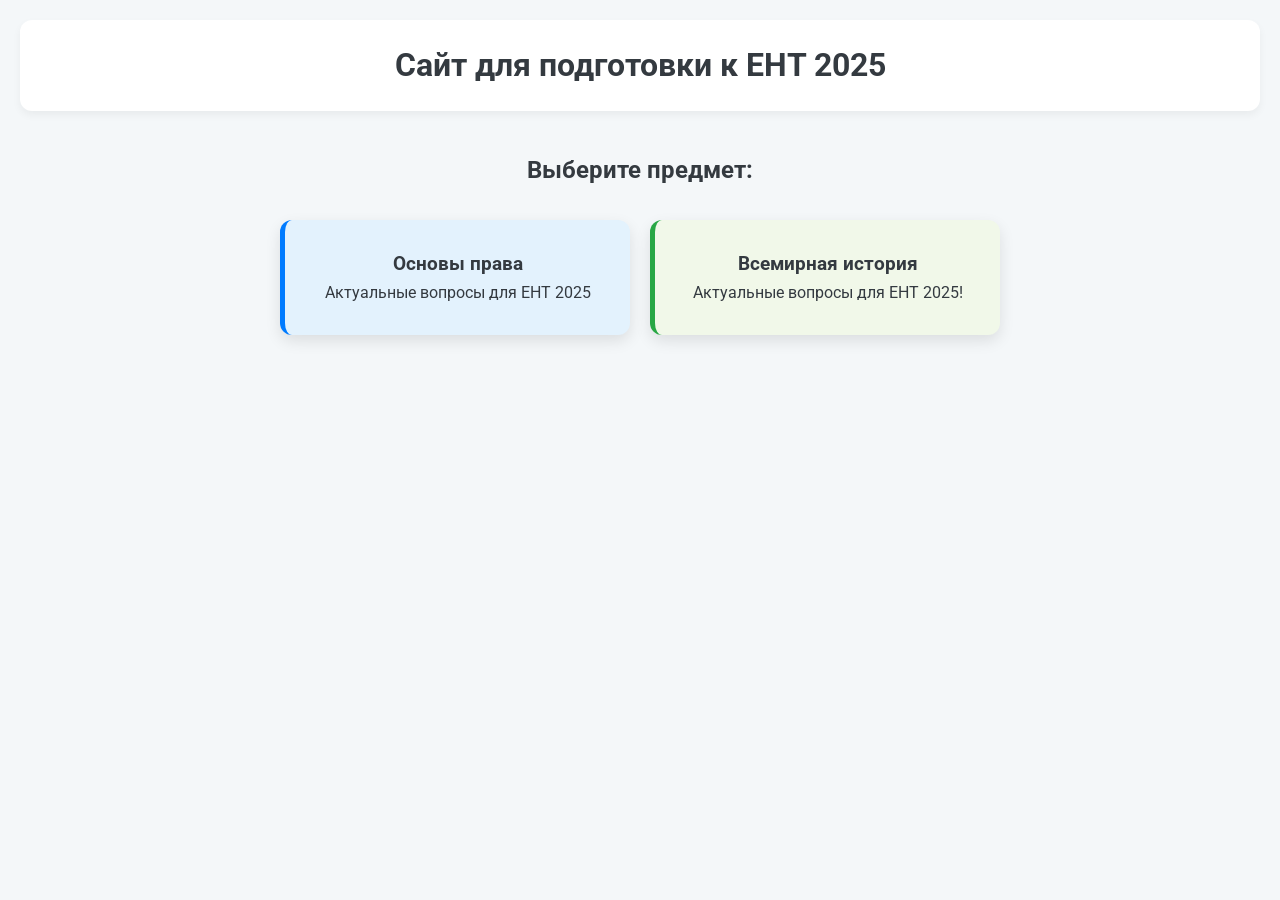
<file: index.html>
<!DOCTYPE html>
<html lang="ru">
<head>
    <meta charset="UTF-8">
    <meta name="viewport" content="width=device-width, initial-scale=1.0">
    <title>Подготовка к ЕНТ 2025</title>
    <link rel="stylesheet" href="style.css">
    <link href="https://fonts.googleapis.com/css2?family=Roboto:wght@400;700&display=swap" rel="stylesheet">
</head>
<body class="home-page">
    <header class="main-header">
        <h1>Сайт для подготовки к ЕНТ 2025</h1>
    </header>
    <main class="subject-selection">
        <h2>Выберите предмет:</h2>
        
        <div class="card-grid">
            
            <a href="pages/testosn.html" class="subject-card law-card">
                <h3>Основы права</h3>
                <p>Актуальные вопросы для ЕНТ 2025</p>
            </a>
            
            <a href="pages/hystory.html" class="subject-card history-card">
                <h3>Всемирная история</h3>
                <p>Актуальные вопросы для ЕНТ 2025!</p>
            </a>
        </div>
    </main>
</body>

</html>
</file>
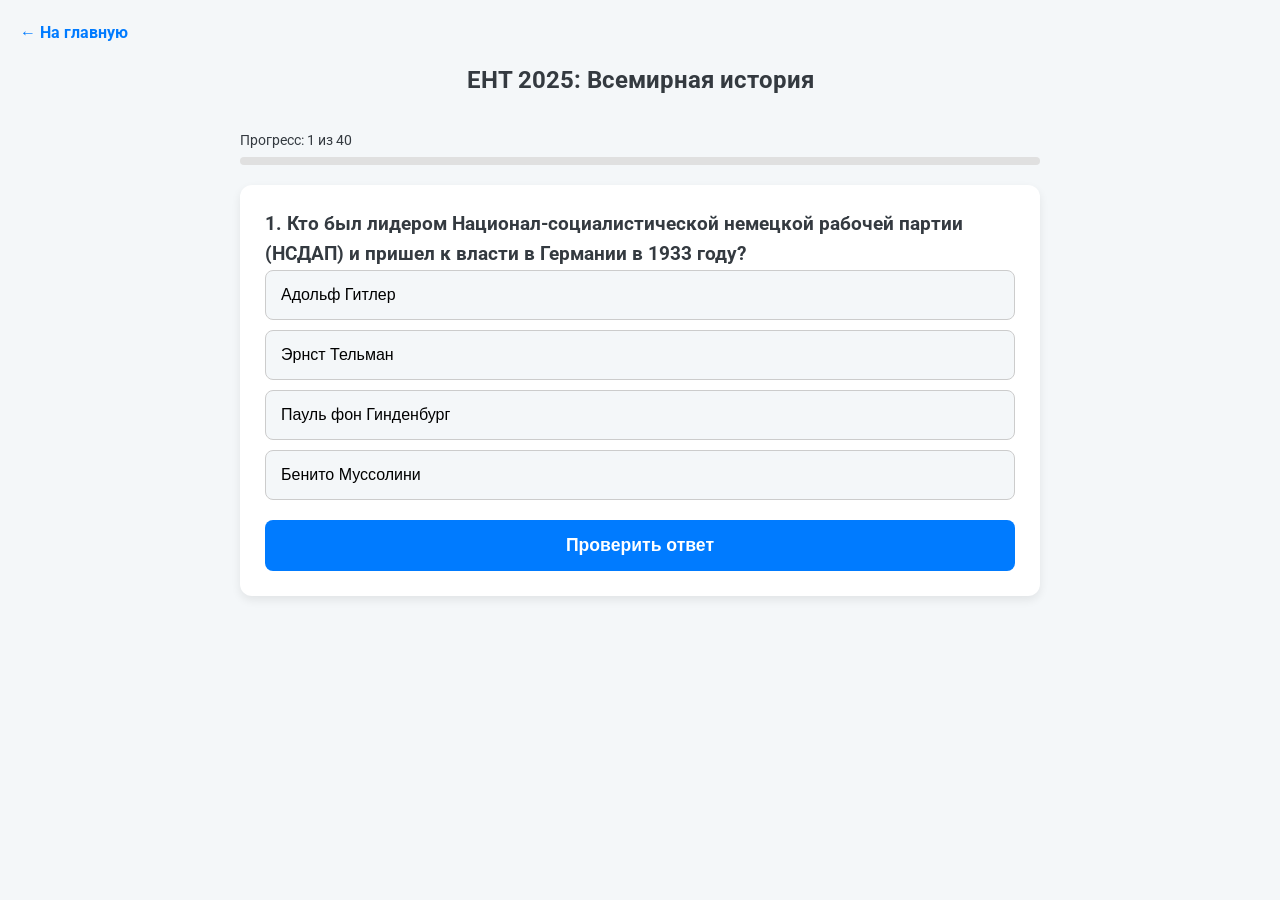
<file: pages/hystory.html>
<!DOCTYPE html>
    <html lang="ru">
    <head>
        <meta charset="UTF-8">
        <meta name="viewport" content="width=device-width, initial-scale=1.0">
        <title>ЕНТ: Всемирная история</title>
        <link rel="stylesheet" href="../style.css">
        <link href="https://fonts.googleapis.com/css2?family=Roboto:wght@400;700&display=swap" rel="stylesheet">
    </head>
    <body>
        <header class="test-header">
            <a href="../index.html" class="back-link">← На главную</a>
            <h2>ЕНТ 2025: Всемирная история</h2>
        </header>

        <main class="quiz-container">
            <div id="progress" class="progress-bar-container">
                Прогресс: <span id="current-q">1</span> из 40
                <div class="progress-bar">
                    <div id="progress-indicator" class="progress-indicator"></div>
                </div>
            </div>

            <div id="question-area" class="card question-card">
                <h3 id="question-text"></h3>
                <div id="options-container" class="options-container">
                    </div>
                
                <div id="feedback" class="feedback-area">
                    </div>
                
                <button id="check-btn" class="action-btn check-btn">Проверить ответ</button>
                <button id="next-btn" class="action-btn next-btn" style="display: none;">Следующий вопрос</button>
            </div>
            

        </main>

        <div id="results-screen" class="results-screen" style="display: none;">
                <h2>Тест завершен!</h2>
                <p>Ваш результат: <span id="final-score">0</span> из 40</p>
                <p>Правильных: <span id="correct-count">0</span></p>
                <p>Неправильных: <span id="incorrect-count">0</span></p>
                <button onclick="window.location.reload()" class="action-btn restart-btn">Пройти снова</button>
            </div>

        <script src="../script.js"></script>
    </body>
    </html>
</file>
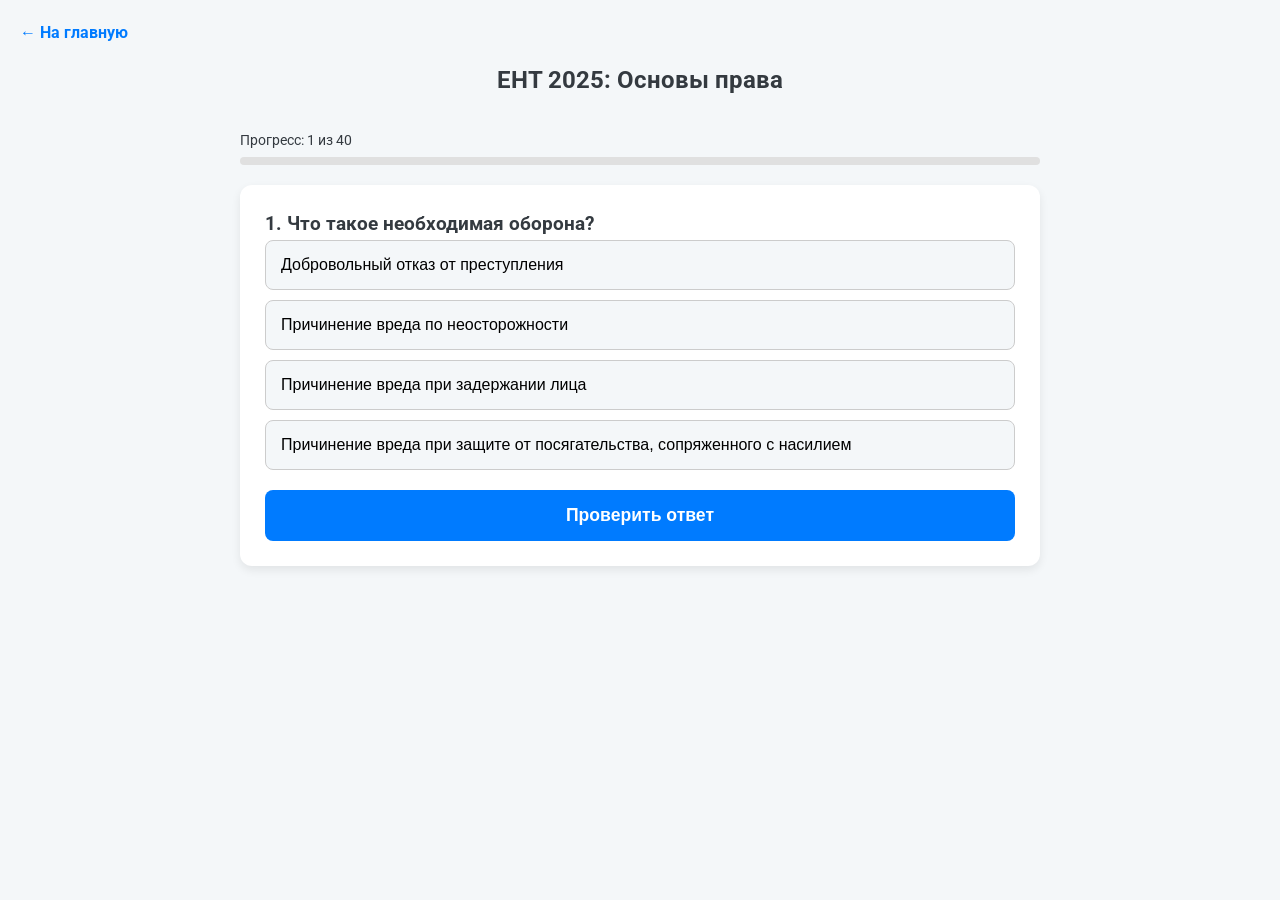
<file: pages/testosn.html>
<!DOCTYPE html>
    <html lang="ru">
    <head>
        <meta charset="UTF-8">
        <meta name="viewport" content="width=device-width, initial-scale=1.0">
        <title>ЕНТ: Основы права</title>
        <link rel="stylesheet" href="../style.css">
        <link href="https://fonts.googleapis.com/css2?family=Roboto:wght@400;700&display=swap" rel="stylesheet">
    </head>
    <body>
        <header class="test-header">
            <a href="../index.html" class="back-link">← На главную</a>
            <h2>ЕНТ 2025: Основы права</h2>
        </header>

        <main class="quiz-container">
            <div id="progress" class="progress-bar-container">
                Прогресс: <span id="current-q">1</span> из 40
                <div class="progress-bar">
                    <div id="progress-indicator" class="progress-indicator"></div>
                </div>
            </div>

            <div id="question-area" class="card question-card">
                <h3 id="question-text"></h3>
                <div id="options-container" class="options-container">
                    </div>
                
                <div id="feedback" class="feedback-area">
                    </div>
                
                <button id="check-btn" class="action-btn check-btn">Проверить ответ</button>
                <button id="next-btn" class="action-btn next-btn" style="display: none;">Следующий вопрос</button>
            </div>
            

        </main>
        <div id="results-screen" class="results-screen" style="display: none;">
                <h2>Тест завершен!</h2>
                <p>Ваш результат: <span id="final-score">0</span> из 40</p>
                <p>Правильных: <span id="correct-count">0</span></p>
                <p>Неправильных: <span id="incorrect-count">0</span></p>
                <button onclick="window.location.reload()" class="action-btn restart-btn">Пройти снова</button>
            </div>
        <script src="../script.js"></script>
    </body>
    </html>
</file>
<file: style.css>
/* Общие стили и сброс */
:root {
    --primary-color: #007BFF; /* Спокойный синий */
    --secondary-color: #28A745; /* Мягкий зеленый */
    --background-color: #F4F7F9; /* Светлый фон */
    --card-background: #FFFFFF; /* Белый для карточек */
    --text-color: #343A40; /* Темный текст */
    --error-color: #DC3545; /* Красный для ошибки */
    --border-radius: 12px;
}

* {
    box-sizing: border-box;
    margin: 0;
    padding: 0;
}

body {
    font-family: 'Roboto', sans-serif;
    background-color: var(--background-color);
    color: var(--text-color);
    line-height: 1.6;
    padding: 20px;
}

/* Главная страница (index.html) */

.main-header {
    text-align: center;
    margin-bottom: 40px;
    padding: 20px;
    background-color: var(--card-background);
    border-radius: var(--border-radius);
    box-shadow: 0 4px 8px rgba(0, 0, 0, 0.05);
}

.subject-selection h2 {
    text-align: center;
    margin-bottom: 30px;
    font-weight: 700;
}

.card-grid {
    display: flex;
    flex-wrap: wrap;
    gap: 20px;
    justify-content: center;
}

.subject-card {
    display: block;
    width: 100%;
    max-width: 350px;
    padding: 30px;
    border-radius: var(--border-radius);
    text-align: center;
    text-decoration: none;
    color: var(--text-color);
    transition: transform 0.3s, box-shadow 0.3s;
    box-shadow: 0 6px 15px rgba(0, 0, 0, 0.1);
}

.subject-card:hover:not(.disabled) {
    transform: translateY(-5px);
    box-shadow: 0 10px 20px rgba(0, 0, 0, 0.15);
}

.law-card {
    background-color: #E3F2FD; /* Светло-голубой */
    border-left: 5px solid var(--primary-color);
}

.history-card {
    background-color: #F1F8E9; /* Светло-зеленый */
    border-left: 5px solid var(--secondary-color);
}

.subject-card.disabled {
    opacity: 0.6;
    cursor: not-allowed;
}

/* Страница тестирования (test.html) */

.test-header {
    display: flex;
    flex-direction: column;
    align-items: center;
    margin-bottom: 20px;
    padding-bottom: 10px;
}

.back-link {
    align-self: flex-start;
    margin-bottom: 15px;
    color: var(--primary-color);
    text-decoration: none;
    font-weight: 700;
}

.quiz-container {
    max-width: 800px;
    margin: 0 auto;
}

.card {
    background-color: var(--card-background);
    padding: 25px;
    border-radius: var(--border-radius);
    box-shadow: 0 4px 10px rgba(0, 0, 0, 0.08);
}

.question-card {
    margin-top: 20px;
}

.question-text {
    margin-bottom: 25px;
    font-size: 1.15rem;
    font-weight: 500;
}

/* Прогресс-бар */
.progress-bar-container {
    margin-bottom: 20px;
    font-size: 0.9rem;
}

.progress-bar {
    height: 8px;
    background-color: #E0E0E0;
    border-radius: 4px;
    margin-top: 5px;
    overflow: hidden;
}

.progress-indicator {
    height: 100%;
    width: 0%;
    background-color: var(--primary-color);
    transition: width 0.3s ease-in-out;
}

/* Варианты ответов */
.options-container {
    display: flex;
    flex-direction: column;
    gap: 10px;
}

.option-btn {
    display: block;
    width: 100%;
    padding: 15px;
    text-align: left;
    background-color: var(--background-color);
    border: 1px solid #CCCCCC;
    border-radius: 8px;
    cursor: pointer;
    transition: background-color 0.2s, border-color 0.2s;
    font-size: 1rem;
}

.option-btn:hover {
    background-color: #E9ECEF;
    border-color: var(--primary-color);
}

/* Состояния вариантов */
.option-btn.selected {
    border-color: var(--primary-color);
    background-color: #D6E8FF;
}

.option-btn.correct {
    background-color: #D4EDDA; /* Light Green */
    border-color: var(--secondary-color);
    font-weight: bold;
}

.option-btn.incorrect {
    background-color: #F8D7DA; /* Light Red */
    border-color: var(--error-color);
}

.option-btn:disabled {
    cursor: default;
}

/* Кнопки действий */
.action-btn {
    width: 100%;
    padding: 15px;
    margin-top: 20px;
    border: none;
    border-radius: 8px;
    font-size: 1.1rem;
    font-weight: 700;
    cursor: pointer;
    transition: background-color 0.3s;
}

.check-btn {
    background-color: var(--primary-color);
    color: white;
}

.check-btn:hover {
    background-color: #0056b3;
}

.next-btn {
    background-color: var(--secondary-color);
    color: white;
}

.next-btn:hover {
    background-color: #1e7e34;
}

.restart-btn {
    background-color: var(--primary-color);
    color: white;
    margin-top: 30px;
}


/* Область обратной связи (Объяснение) */
.feedback-area {
    margin-top: 20px;
    padding: 15px;
    border-radius: 8px;
    font-size: 0.95rem;
    line-height: 1.5;
    display: none; /* Сначала скрыто */
}

.feedback-area.correct-feedback {
    background-color: #E6FFED;
    border: 1px solid var(--secondary-color);
    color: #155724;
}

.feedback-area.incorrect-feedback {
    background-color: #FFE6E6;
    border: 1px solid var(--error-color);
    color: #721C24;
}

.feedback-area strong {
    font-weight: 700;
    display: block;
    margin-bottom: 5px;
}


/* АДАПТАЦИЯ ДЛЯ МОБИЛЬНЫХ УСТРОЙСТВ (POCO C65 и др.) */
@media (max-width: 600px) {
    body {
        padding: 10px;
    }
    
    .main-header, .test-header {
        margin-bottom: 20px;
    }
    
    .main-header h1 {
        font-size: 1.5rem;
    }

    .test-header h2 {
        font-size: 1.2rem;
        text-align: center;
    }

    .back-link {
        font-size: 0.9rem;
    }
    
    .subject-card {
        padding: 20px;
    }

    .card {
        padding: 15px;
    }

    .question-card h3 {
        font-size: 1rem;
    }

    .option-btn {
        padding: 12px;
        font-size: 0.9rem;
    }
    
    .action-btn {
        padding: 12px;
        font-size: 1rem;
    }
    
    .feedback-area {
        font-size: 0.85rem;
    }
}
</file>
